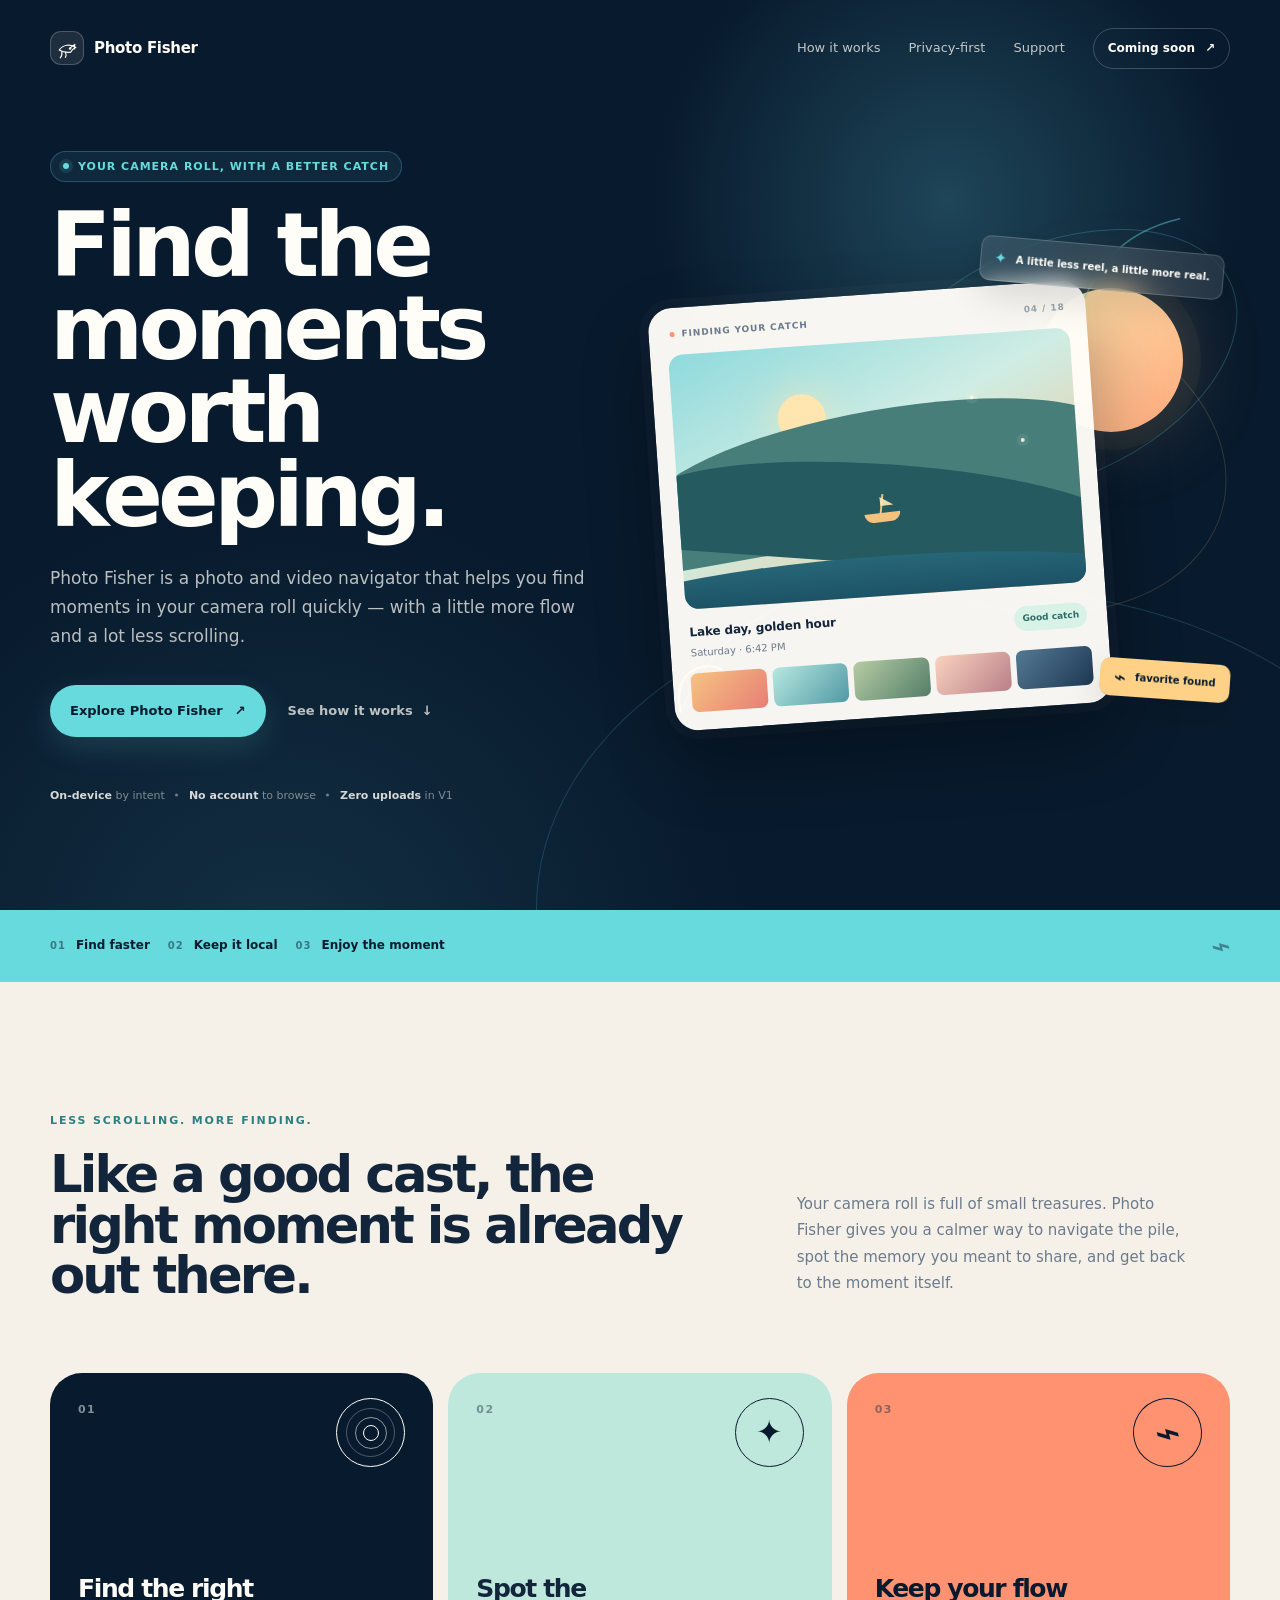
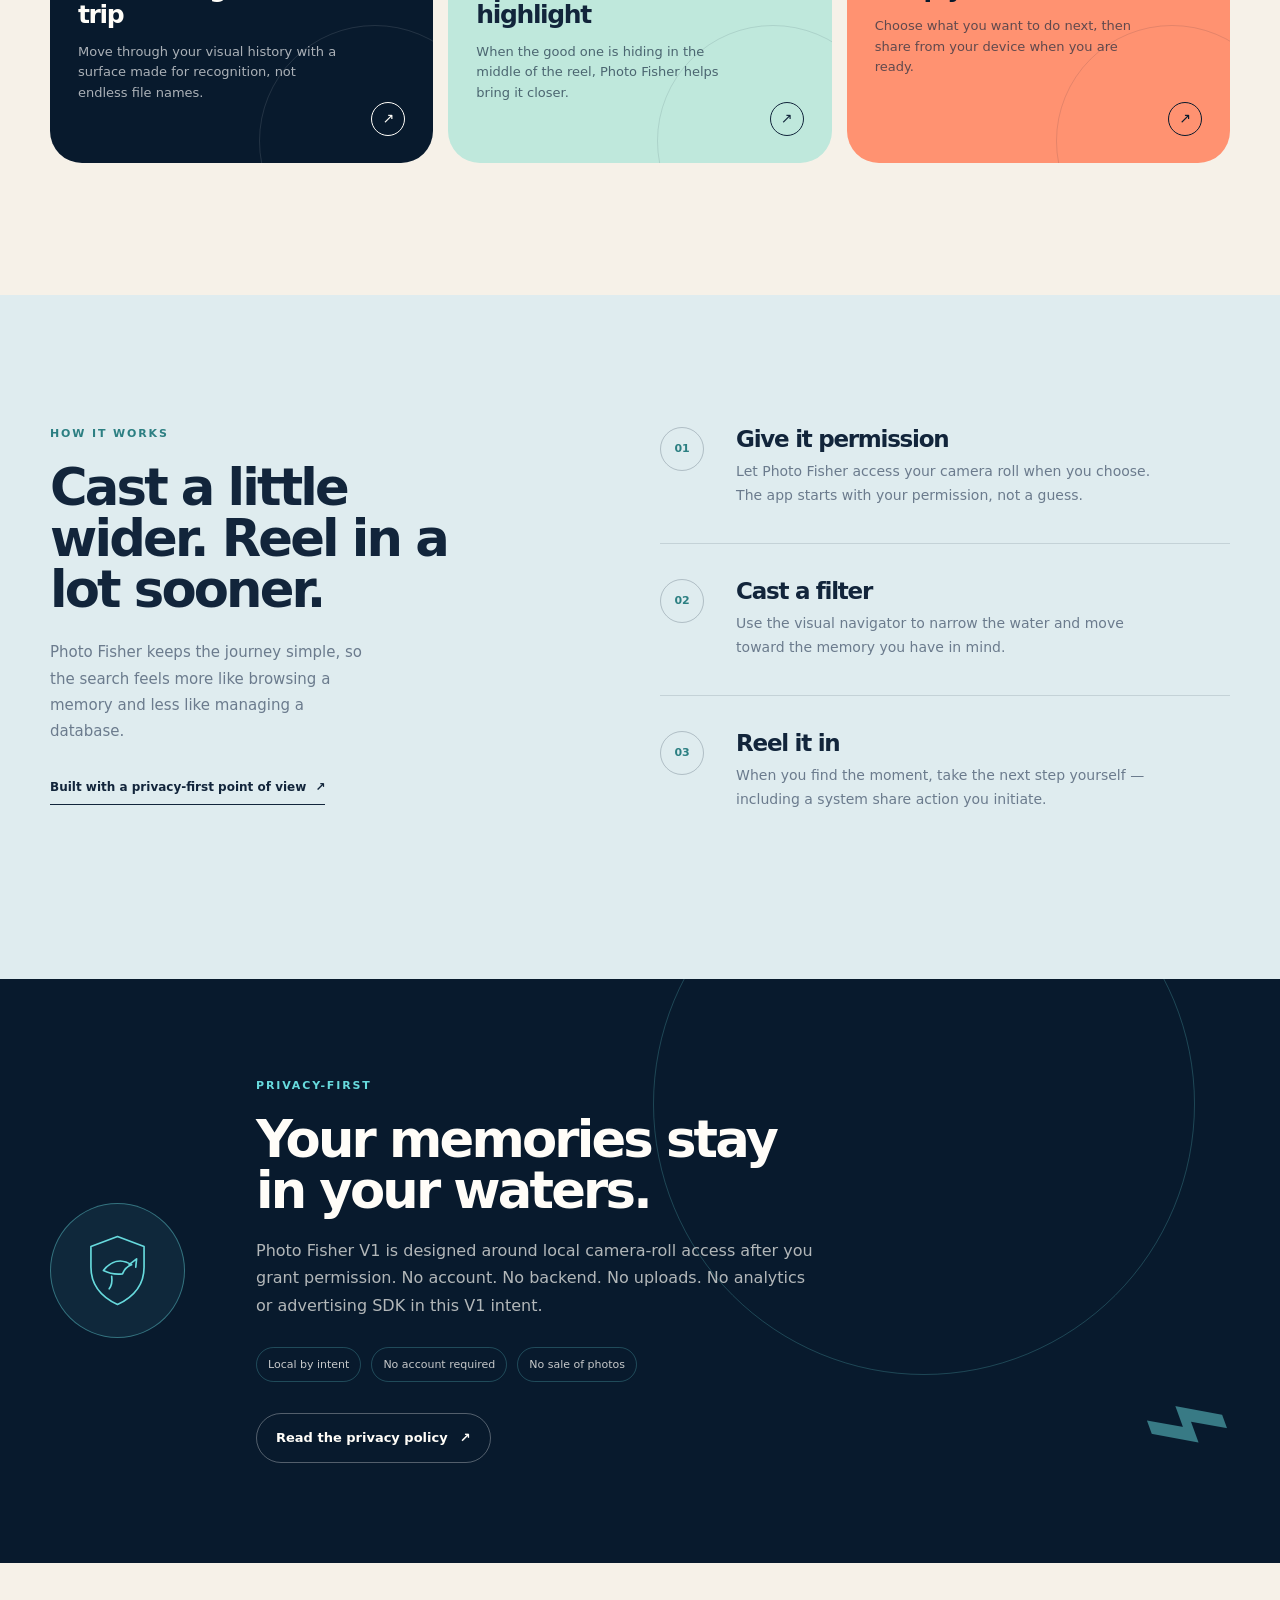
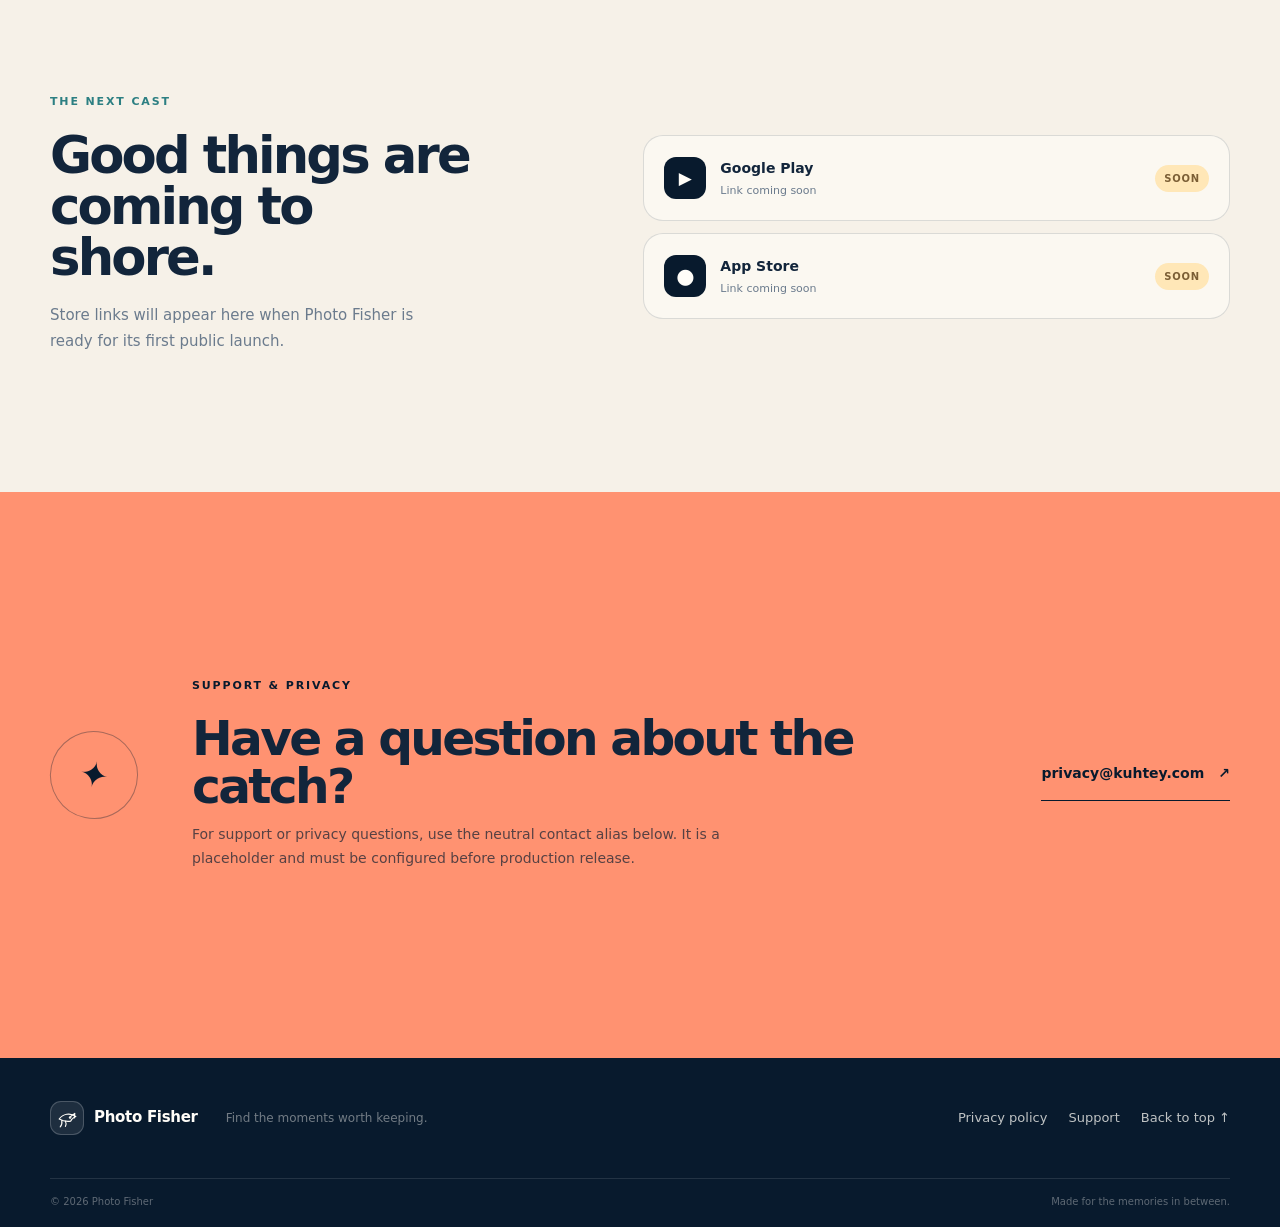
<file: index.html>
<!doctype html>
<html lang="en">
  <head>
    <meta charset="utf-8" />
    <meta name="viewport" content="width=device-width, initial-scale=1" />
    <meta
      name="description"
      content="Photo Fisher is a photo and video navigator that helps you find moments in your camera roll quickly."
    />
    <meta name="theme-color" content="#081a2d" />
    <title>Photo Fisher — Find the moments worth keeping</title>
    <link rel="icon" href="favicon.svg" type="image/svg+xml" />
    <link rel="stylesheet" href="styles.css" />
  </head>
  <body>
    <header class="hero-shell" id="top">
      <nav class="site-nav container" aria-label="Main navigation">
        <a class="brand" href="#top" aria-label="Photo Fisher home">
          <span class="brand-mark" aria-hidden="true">
            <svg viewBox="0 0 48 48" role="img">
              <path d="M8 27c7-10 21-13 32-5-5 2-8 5-10 9-8 1-15 0-22-4Z" />
              <path d="m30 22 8-6-1 9" />
              <circle cx="29" cy="24" r="1.5" />
              <path d="M13 30c1 6 0 9-3 12M20 31c2 4 2 7 0 10" />
            </svg>
          </span>
          <span>Photo Fisher</span>
        </a>
        <div class="nav-links">
          <a href="#how-it-works">How it works</a>
          <a href="#privacy-first">Privacy-first</a>
          <a href="#support">Support</a>
        </div>
        <a class="nav-cta" href="#download">Coming soon <span aria-hidden="true">↗</span></a>
      </nav>

      <main>
        <section class="hero container" aria-labelledby="hero-title">
          <div class="hero-copy">
            <p class="eyebrow"><span class="eyebrow-dot" aria-hidden="true"></span> Your camera roll, with a better catch</p>
            <h1 id="hero-title">Find the moments worth keeping.</h1>
            <p class="hero-lede">
              Photo Fisher is a photo and video navigator that helps you find moments in your camera roll quickly — with a little more flow and a lot less scrolling.
            </p>
            <div class="hero-actions">
              <a class="button button--bright" href="#download">Explore Photo Fisher <span aria-hidden="true">↗</span></a>
              <a class="quiet-link" href="#how-it-works">See how it works <span aria-hidden="true">↓</span></a>
            </div>
            <div class="hero-proof" aria-label="Product principles">
              <span><strong>On-device</strong> by intent</span>
              <span><strong>No account</strong> to browse</span>
              <span><strong>Zero uploads</strong> in V1</span>
            </div>
          </div>

          <div class="hero-art" aria-label="Illustration of Photo Fisher finding a favorite moment" role="img">
            <div class="sun-orb"></div>
            <div class="orbit orbit--one"></div>
            <div class="orbit orbit--two"></div>
            <div class="finder-card">
              <div class="finder-card__topline">
                <span class="finder-label"><span class="pulse-dot"></span> Finding your catch</span>
                <span class="finder-count">04 / 18</span>
              </div>
              <div class="finder-image finder-image--main">
                <div class="image-spark image-spark--one"></div>
                <div class="image-spark image-spark--two"></div>
                <div class="landscape-sun"></div>
                <div class="landscape-hill landscape-hill--back"></div>
                <div class="landscape-hill landscape-hill--front"></div>
                <div class="landscape-water"></div>
                <div class="tiny-boat"></div>
              </div>
              <div class="finder-card__caption">
                <div>
                  <strong>Lake day, golden hour</strong>
                  <span>Saturday · 6:42 PM</span>
                </div>
                <span class="match-pill">Good catch</span>
              </div>
              <div class="finder-strip" aria-hidden="true">
                <div class="strip-thumb strip-thumb--warm"></div>
                <div class="strip-thumb strip-thumb--cool"></div>
                <div class="strip-thumb strip-thumb--green"></div>
                <div class="strip-thumb strip-thumb--rose"></div>
                <div class="strip-thumb strip-thumb--night"></div>
              </div>
            </div>
            <div class="float-note float-note--top"><span class="float-note__icon">✦</span> A little less reel, a little more real.</div>
            <div class="float-note float-note--bottom"><span class="float-note__fish">⌁</span> favorite found</div>
            <svg class="fishing-line" viewBox="0 0 520 460" aria-hidden="true">
              <path d="M470 10C365 35 404 127 311 172c-91 44-75 110-139 147-44 25-93 33-127 111" />
              <path class="fishing-line__hook" d="M45 430c-5-19 2-34 17-38 14-4 26 5 25 18-1 13-11 20-23 17" />
            </svg>
          </div>
        </section>
      </main>
    </header>

    <div class="signal-bar" aria-label="Photo Fisher product principles">
      <div class="container signal-bar__inner">
        <span class="signal-item"><span class="signal-number">01</span> Find faster</span>
        <span class="signal-item"><span class="signal-number">02</span> Keep it local</span>
        <span class="signal-item"><span class="signal-number">03</span> Enjoy the moment</span>
        <span class="signal-wave" aria-hidden="true">⌁</span>
      </div>
    </div>

    <section class="section section--paper" id="product" aria-labelledby="product-title">
      <div class="container split-heading">
        <div>
          <p class="section-kicker">Less scrolling. More finding.</p>
          <h2 id="product-title">Like a good cast, the right moment is already out there.</h2>
        </div>
        <p class="section-intro">
          Your camera roll is full of small treasures. Photo Fisher gives you a calmer way to navigate the pile, spot the memory you meant to share, and get back to the moment itself.
        </p>
      </div>
      <div class="container feature-grid">
        <article class="feature-card feature-card--dark">
          <div class="feature-number">01</div>
          <div class="feature-icon feature-icon--radar" aria-hidden="true"><span></span><span></span><span></span></div>
          <h3>Find the right trip</h3>
          <p>Move through your visual history with a surface made for recognition, not endless file names.</p>
          <span class="feature-arrow" aria-hidden="true">↗</span>
        </article>
        <article class="feature-card feature-card--mint">
          <div class="feature-number">02</div>
          <div class="feature-icon feature-icon--spark" aria-hidden="true">✦</div>
          <h3>Spot the highlight</h3>
          <p>When the good one is hiding in the middle of the reel, Photo Fisher helps bring it closer.</p>
          <span class="feature-arrow" aria-hidden="true">↗</span>
        </article>
        <article class="feature-card feature-card--coral">
          <div class="feature-number">03</div>
          <div class="feature-icon feature-icon--hook" aria-hidden="true">⌁</div>
          <h3>Keep your flow</h3>
          <p>Choose what you want to do next, then share from your device when you are ready.</p>
          <span class="feature-arrow" aria-hidden="true">↗</span>
        </article>
      </div>
    </section>

    <section class="section section--mist" id="how-it-works" aria-labelledby="how-title">
      <div class="container how-layout">
        <div class="how-intro">
          <p class="section-kicker">How it works</p>
          <h2 id="how-title">Cast a little wider. Reel in a lot sooner.</h2>
          <p>Photo Fisher keeps the journey simple, so the search feels more like browsing a memory and less like managing a database.</p>
          <a class="underlined-link" href="#privacy-first">Built with a privacy-first point of view <span aria-hidden="true">↗</span></a>
        </div>
        <ol class="steps-list">
          <li class="step-item">
            <span class="step-number">01</span>
            <div>
              <h3>Give it permission</h3>
              <p>Let Photo Fisher access your camera roll when you choose. The app starts with your permission, not a guess.</p>
            </div>
          </li>
          <li class="step-item">
            <span class="step-number">02</span>
            <div>
              <h3>Cast a filter</h3>
              <p>Use the visual navigator to narrow the water and move toward the memory you have in mind.</p>
            </div>
          </li>
          <li class="step-item">
            <span class="step-number">03</span>
            <div>
              <h3>Reel it in</h3>
              <p>When you find the moment, take the next step yourself — including a system share action you initiate.</p>
            </div>
          </li>
        </ol>
      </div>
    </section>

    <section class="privacy-panel" id="privacy-first" aria-labelledby="privacy-title">
      <div class="container privacy-panel__inner">
        <div class="privacy-badge" aria-hidden="true">
          <svg viewBox="0 0 100 100" role="img">
            <path d="M50 9 82 21v25c0 22-13 36-32 45C31 82 18 68 18 46V21L50 9Z" />
            <path d="M33 50c9-11 21-15 34-7-6 2-9 6-11 11-8 1-15 0-23-4Z" />
            <path d="m64 43 9-7-1 10M43 57c1 7 0 11-3 15" />
          </svg>
        </div>
        <div class="privacy-panel__copy">
          <p class="section-kicker section-kicker--light">Privacy-first</p>
          <h2 id="privacy-title">Your memories stay in your waters.</h2>
          <p>
            Photo Fisher V1 is designed around local camera-roll access after you grant permission. No account. No backend. No uploads. No analytics or advertising SDK in this V1 intent.
          </p>
          <div class="privacy-facts" aria-label="Privacy facts">
            <span>Local by intent</span>
            <span>No account required</span>
            <span>No sale of photos</span>
          </div>
          <a class="button button--outline-light" href="privacy.html">Read the privacy policy <span aria-hidden="true">↗</span></a>
        </div>
        <div class="privacy-panel__mark" aria-hidden="true">⌁</div>
      </div>
    </section>

    <section class="section section--paper" id="download" aria-labelledby="download-title">
      <div class="container download-layout">
        <div>
          <p class="section-kicker">The next cast</p>
          <h2 id="download-title">Good things are coming to shore.</h2>
          <p class="section-intro">Store links will appear here when Photo Fisher is ready for its first public launch.</p>
        </div>
        <div class="store-grid" aria-label="App store links">
          <div class="store-card" role="status">
            <span class="store-card__icon" aria-hidden="true">▶</span>
            <span class="store-card__copy"><strong>Google Play</strong><small>Link coming soon</small></span>
            <span class="store-card__status">Soon</span>
          </div>
          <div class="store-card" role="status">
            <span class="store-card__icon store-card__icon--apple" aria-hidden="true">●</span>
            <span class="store-card__copy"><strong>App Store</strong><small>Link coming soon</small></span>
            <span class="store-card__status">Soon</span>
          </div>
        </div>
      </div>
    </section>

    <section class="section section--coral" id="support" aria-labelledby="support-title">
      <div class="container support-card">
        <div class="support-card__stamp" aria-hidden="true">✦</div>
        <div>
          <p class="section-kicker section-kicker--dark">Support &amp; privacy</p>
          <h2 id="support-title">Have a question about the catch?</h2>
          <p>For support or privacy questions, use the neutral contact alias below. It is a placeholder and must be configured before production release.</p>
        </div>
        <a class="contact-link" href="mailto:privacy@kuhtey.com">privacy@kuhtey.com <span aria-hidden="true">↗</span></a>
      </div>
    </section>

    <footer class="site-footer">
      <div class="container site-footer__inner">
        <a class="brand brand--footer" href="#top" aria-label="Photo Fisher home">
          <span class="brand-mark" aria-hidden="true">
            <svg viewBox="0 0 48 48" role="img">
              <path d="M8 27c7-10 21-13 32-5-5 2-8 5-10 9-8 1-15 0-22-4Z" />
              <path d="m30 22 8-6-1 9" />
              <circle cx="29" cy="24" r="1.5" />
              <path d="M13 30c1 6 0 9-3 12M20 31c2 4 2 7 0 10" />
            </svg>
          </span>
          <span>Photo Fisher</span>
        </a>
        <p>Find the moments worth keeping.</p>
        <div class="footer-links">
          <a href="privacy.html">Privacy policy</a>
          <a href="#support">Support</a>
          <a href="#top">Back to top ↑</a>
        </div>
      </div>
      <div class="container footer-legal">
        <span>© 2026 Photo Fisher</span>
        <span>Made for the memories in between.</span>
      </div>
    </footer>
  </body>
</html>
</file>
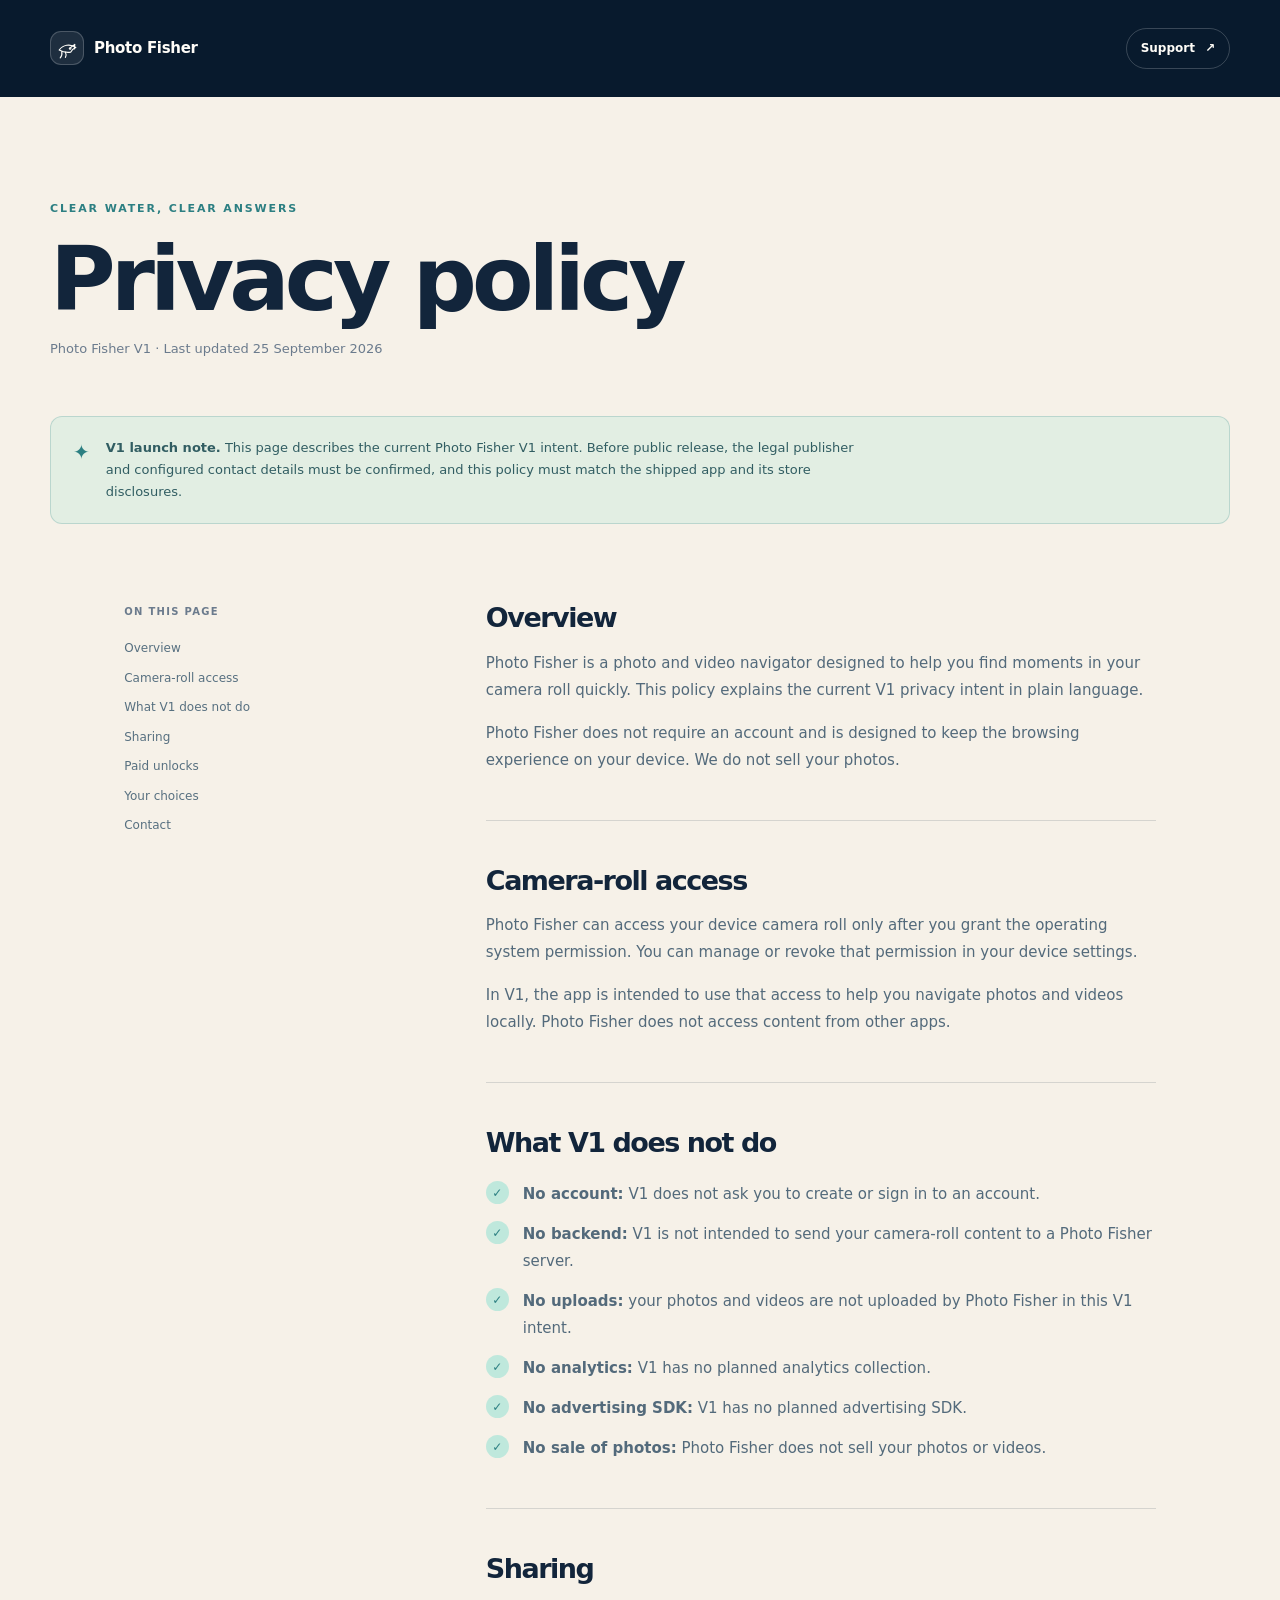
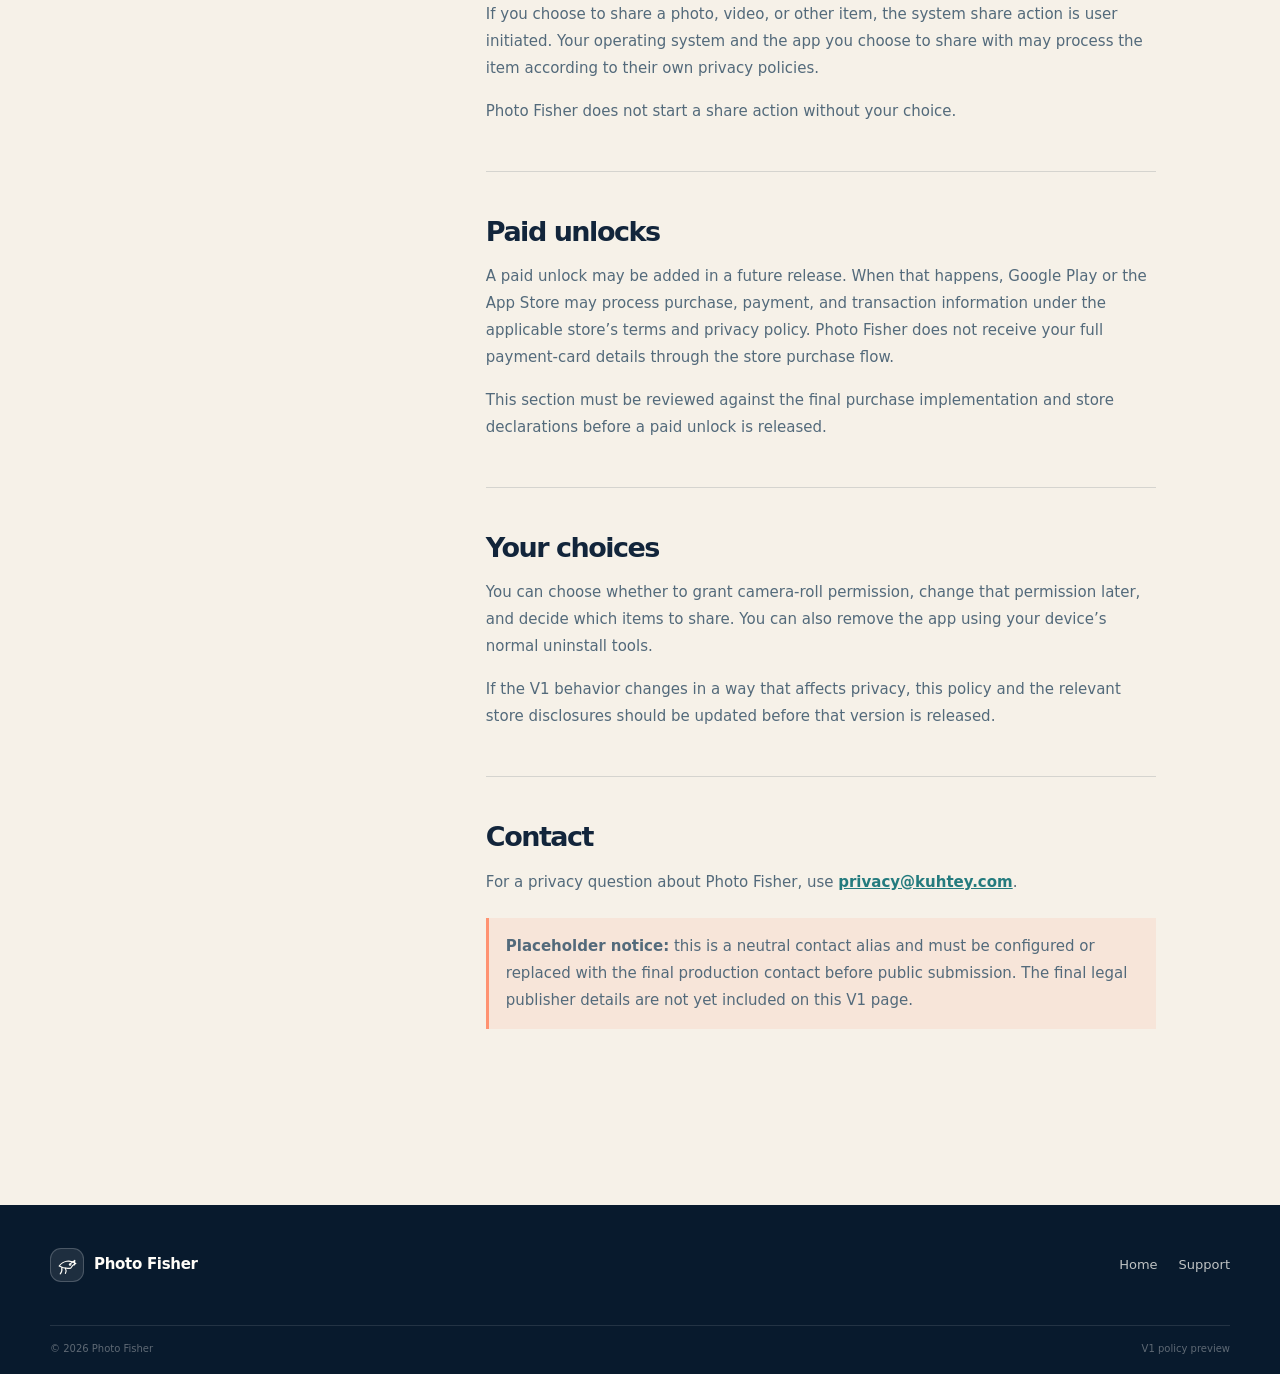
<file: privacy.html>
<!doctype html>
<html lang="en">
  <head>
    <meta charset="utf-8" />
    <meta name="viewport" content="width=device-width, initial-scale=1" />
    <meta name="description" content="Photo Fisher V1 privacy policy and current data practices." />
    <meta name="theme-color" content="#081a2d" />
    <title>Privacy policy — Photo Fisher</title>
    <link rel="icon" href="favicon.svg" type="image/svg+xml" />
    <link rel="stylesheet" href="styles.css" />
  </head>
  <body class="policy-page">
    <header class="policy-header">
      <nav class="site-nav container" aria-label="Main navigation">
        <a class="brand" href="index.html" aria-label="Photo Fisher home">
          <span class="brand-mark" aria-hidden="true">
            <svg viewBox="0 0 48 48" role="img">
              <path d="M8 27c7-10 21-13 32-5-5 2-8 5-10 9-8 1-15 0-22-4Z" />
              <path d="m30 22 8-6-1 9" />
              <circle cx="29" cy="24" r="1.5" />
              <path d="M13 30c1 6 0 9-3 12M20 31c2 4 2 7 0 10" />
            </svg>
          </span>
          <span>Photo Fisher</span>
        </a>
        <a class="nav-cta" href="index.html#support">Support <span aria-hidden="true">↗</span></a>
      </nav>
    </header>

    <main class="policy-main container">
      <div class="policy-heading">
        <p class="section-kicker">Clear water, clear answers</p>
        <h1>Privacy policy</h1>
        <p class="policy-meta">Photo Fisher V1 · Last updated 25 September 2026</p>
      </div>

      <div class="policy-notice">
        <span class="policy-notice__mark" aria-hidden="true">✦</span>
        <p><strong>V1 launch note.</strong> This page describes the current Photo Fisher V1 intent. Before public release, the legal publisher and configured contact details must be confirmed, and this policy must match the shipped app and its store disclosures.</p>
      </div>

      <div class="policy-layout">
        <aside class="policy-sidebar" aria-label="On this page">
          <p>On this page</p>
          <a href="#overview">Overview</a>
          <a href="#access">Camera-roll access</a>
          <a href="#not-collected">What V1 does not do</a>
          <a href="#sharing">Sharing</a>
          <a href="#purchases">Paid unlocks</a>
          <a href="#choices">Your choices</a>
          <a href="#contact">Contact</a>
        </aside>

        <article class="policy-content">
          <section id="overview">
            <h2>Overview</h2>
            <p>Photo Fisher is a photo and video navigator designed to help you find moments in your camera roll quickly. This policy explains the current V1 privacy intent in plain language.</p>
            <p>Photo Fisher does not require an account and is designed to keep the browsing experience on your device. We do not sell your photos.</p>
          </section>

          <section id="access">
            <h2>Camera-roll access</h2>
            <p>Photo Fisher can access your device camera roll only after you grant the operating system permission. You can manage or revoke that permission in your device settings.</p>
            <p>In V1, the app is intended to use that access to help you navigate photos and videos locally. Photo Fisher does not access content from other apps.</p>
          </section>

          <section id="not-collected">
            <h2>What V1 does not do</h2>
            <div class="policy-list">
              <div><span class="policy-check" aria-hidden="true">✓</span><p><strong>No account:</strong> V1 does not ask you to create or sign in to an account.</p></div>
              <div><span class="policy-check" aria-hidden="true">✓</span><p><strong>No backend:</strong> V1 is not intended to send your camera-roll content to a Photo Fisher server.</p></div>
              <div><span class="policy-check" aria-hidden="true">✓</span><p><strong>No uploads:</strong> your photos and videos are not uploaded by Photo Fisher in this V1 intent.</p></div>
              <div><span class="policy-check" aria-hidden="true">✓</span><p><strong>No analytics:</strong> V1 has no planned analytics collection.</p></div>
              <div><span class="policy-check" aria-hidden="true">✓</span><p><strong>No advertising SDK:</strong> V1 has no planned advertising SDK.</p></div>
              <div><span class="policy-check" aria-hidden="true">✓</span><p><strong>No sale of photos:</strong> Photo Fisher does not sell your photos or videos.</p></div>
            </div>
          </section>

          <section id="sharing">
            <h2>Sharing</h2>
            <p>If you choose to share a photo, video, or other item, the system share action is user initiated. Your operating system and the app you choose to share with may process the item according to their own privacy policies.</p>
            <p>Photo Fisher does not start a share action without your choice.</p>
          </section>

          <section id="purchases">
            <h2>Paid unlocks</h2>
            <p>A paid unlock may be added in a future release. When that happens, Google Play or the App Store may process purchase, payment, and transaction information under the applicable store’s terms and privacy policy. Photo Fisher does not receive your full payment-card details through the store purchase flow.</p>
            <p>This section must be reviewed against the final purchase implementation and store declarations before a paid unlock is released.</p>
          </section>

          <section id="choices">
            <h2>Your choices</h2>
            <p>You can choose whether to grant camera-roll permission, change that permission later, and decide which items to share. You can also remove the app using your device’s normal uninstall tools.</p>
            <p>If the V1 behavior changes in a way that affects privacy, this policy and the relevant store disclosures should be updated before that version is released.</p>
          </section>

          <section id="contact">
            <h2>Contact</h2>
            <p>For a privacy question about Photo Fisher, use <a href="mailto:privacy@kuhtey.com">privacy@kuhtey.com</a>.</p>
            <p class="placeholder-copy"><strong>Placeholder notice:</strong> this is a neutral contact alias and must be configured or replaced with the final production contact before public submission. The final legal publisher details are not yet included on this V1 page.</p>
          </section>
        </article>
      </div>
    </main>

    <footer class="site-footer site-footer--policy">
      <div class="container site-footer__inner">
        <a class="brand brand--footer" href="index.html" aria-label="Photo Fisher home">
          <span class="brand-mark" aria-hidden="true">
            <svg viewBox="0 0 48 48" role="img">
              <path d="M8 27c7-10 21-13 32-5-5 2-8 5-10 9-8 1-15 0-22-4Z" />
              <path d="m30 22 8-6-1 9" />
              <circle cx="29" cy="24" r="1.5" />
              <path d="M13 30c1 6 0 9-3 12M20 31c2 4 2 7 0 10" />
            </svg>
          </span>
          <span>Photo Fisher</span>
        </a>
        <div class="footer-links">
          <a href="index.html">Home</a>
          <a href="index.html#support">Support</a>
        </div>
      </div>
      <div class="container footer-legal">
        <span>© 2026 Photo Fisher</span>
        <span>V1 policy preview</span>
      </div>
    </footer>
  </body>
</html>
</file>
<file: styles.css>
:root {
  --night: #081a2d;
  --night-soft: #102941;
  --ink: #12253b;
  --muted: #6b7b8d;
  --paper: #f6f1e8;
  --paper-deep: #ebe5d9;
  --mist: #dfecef;
  --mint: #bfe8dc;
  --aqua: #67dadd;
  --aqua-soft: #c0f1ed;
  --coral: #ff9271;
  --sun: #ffd186;
  --white: #fffdf8;
  --line: rgba(18, 37, 59, 0.14);
  --shadow: 0 24px 60px rgba(8, 26, 45, 0.13);
  --radius-lg: 32px;
  --radius-md: 20px;
  --radius-sm: 12px;
  --max-width: 1180px;
  font-synthesis: none;
}

* {
  box-sizing: border-box;
}

html {
  scroll-behavior: smooth;
}

body {
  margin: 0;
  color: var(--ink);
  background: var(--paper);
  font-family: Inter, ui-sans-serif, system-ui, -apple-system, BlinkMacSystemFont, "Segoe UI", sans-serif;
  font-size: 16px;
  line-height: 1.55;
  -webkit-font-smoothing: antialiased;
}

a {
  color: inherit;
}

a:focus-visible,
button:focus-visible {
  outline: 3px solid var(--aqua);
  outline-offset: 4px;
}

.container {
  width: min(calc(100% - 48px), var(--max-width));
  margin-inline: auto;
}

.hero-shell {
  position: relative;
  overflow: hidden;
  color: var(--white);
  background:
    radial-gradient(circle at 74% 22%, rgba(58, 122, 141, 0.45), transparent 25%),
    radial-gradient(circle at 22% 106%, rgba(51, 111, 128, 0.26), transparent 34%),
    var(--night);
}

.hero-shell::after {
  position: absolute;
  right: -12%;
  bottom: -35%;
  width: 70%;
  height: 70%;
  border: 1px solid rgba(103, 218, 221, 0.18);
  border-radius: 50%;
  content: "";
  pointer-events: none;
}

.site-nav {
  position: relative;
  z-index: 3;
  display: flex;
  align-items: center;
  justify-content: space-between;
  gap: 28px;
  padding-top: 28px;
}

.brand {
  display: inline-flex;
  align-items: center;
  gap: 10px;
  color: var(--white);
  font-size: 15px;
  font-weight: 750;
  letter-spacing: -0.02em;
  text-decoration: none;
}

.brand-mark {
  display: grid;
  width: 34px;
  height: 34px;
  place-items: center;
  border: 1px solid rgba(255, 255, 255, 0.2);
  border-radius: 11px;
  background: rgba(255, 255, 255, 0.09);
}

.brand-mark svg {
  width: 25px;
  height: 25px;
  fill: none;
  stroke: currentColor;
  stroke-linecap: round;
  stroke-linejoin: round;
  stroke-width: 2.2;
}

.nav-links {
  display: flex;
  align-items: center;
  gap: 28px;
  margin-left: auto;
}

.nav-links a,
.footer-links a {
  color: rgba(255, 253, 248, 0.74);
  font-size: 13px;
  text-decoration: none;
  transition: color 160ms ease;
}

.nav-links a:hover,
.footer-links a:hover {
  color: var(--white);
}

.nav-cta {
  display: inline-flex;
  align-items: center;
  gap: 10px;
  padding: 10px 14px;
  border: 1px solid rgba(255, 255, 255, 0.2);
  border-radius: 99px;
  color: var(--white);
  font-size: 12px;
  font-weight: 700;
  text-decoration: none;
  transition: border-color 160ms ease, background 160ms ease;
}

.nav-cta:hover {
  border-color: rgba(255, 255, 255, 0.5);
  background: rgba(255, 255, 255, 0.1);
}

.hero {
  position: relative;
  z-index: 1;
  display: grid;
  grid-template-columns: minmax(0, 0.96fr) minmax(420px, 1.04fr);
  align-items: center;
  gap: 40px;
  min-height: 700px;
  padding-top: 82px;
  padding-bottom: 106px;
}

.hero-copy {
  position: relative;
  z-index: 2;
  max-width: 600px;
}

.eyebrow,
.section-kicker {
  margin: 0 0 22px;
  color: var(--aqua);
  font-size: 11px;
  font-weight: 800;
  letter-spacing: 0.17em;
  line-height: 1.2;
  text-transform: uppercase;
}

.eyebrow {
  display: inline-flex;
  align-items: center;
  gap: 9px;
  padding: 8px 12px;
  border: 1px solid rgba(103, 218, 221, 0.25);
  border-radius: 99px;
  background: rgba(103, 218, 221, 0.08);
  letter-spacing: 0.09em;
}

.eyebrow-dot,
.pulse-dot {
  display: inline-block;
  width: 6px;
  height: 6px;
  border-radius: 50%;
  background: var(--aqua);
  box-shadow: 0 0 0 4px rgba(103, 218, 221, 0.12);
}

h1,
h2,
h3,
p {
  margin-top: 0;
}

h1,
h2,
h3 {
  font-weight: 780;
  letter-spacing: -0.055em;
}

h1 {
  max-width: 680px;
  margin-bottom: 27px;
  font-size: clamp(3.7rem, 7vw, 6.9rem);
  line-height: 0.93;
}

.hero-lede {
  max-width: 560px;
  margin-bottom: 34px;
  color: rgba(255, 253, 248, 0.72);
  font-size: 17px;
  line-height: 1.7;
}

.hero-actions {
  display: flex;
  align-items: center;
  flex-wrap: wrap;
  gap: 22px;
}

.button {
  display: inline-flex;
  align-items: center;
  justify-content: center;
  gap: 12px;
  min-height: 52px;
  padding: 14px 19px;
  border: 1px solid transparent;
  border-radius: 99px;
  font-size: 13px;
  font-weight: 780;
  text-decoration: none;
  transition: transform 160ms ease, box-shadow 160ms ease, background 160ms ease;
}

.button:hover {
  transform: translateY(-2px);
}

.button--bright {
  color: var(--night);
  background: var(--aqua);
  box-shadow: 0 10px 30px rgba(103, 218, 221, 0.16);
}

.button--bright:hover {
  background: #8be6e7;
  box-shadow: 0 14px 35px rgba(103, 218, 221, 0.23);
}

.quiet-link,
.underlined-link {
  display: inline-flex;
  align-items: center;
  gap: 9px;
  color: var(--white);
  font-size: 13px;
  font-weight: 700;
  text-decoration: none;
}

.quiet-link {
  color: rgba(255, 253, 248, 0.72);
}

.quiet-link:hover,
.underlined-link:hover {
  color: var(--aqua);
}

.hero-proof {
  display: flex;
  flex-wrap: wrap;
  gap: 13px 24px;
  margin-top: 50px;
  color: rgba(255, 253, 248, 0.47);
  font-size: 11px;
}

.hero-proof span {
  position: relative;
}

.hero-proof span + span::before {
  position: absolute;
  top: 50%;
  left: -14px;
  width: 3px;
  height: 3px;
  border-radius: 50%;
  background: rgba(255, 253, 248, 0.42);
  content: "";
  transform: translateY(-50%);
}

.hero-proof strong {
  color: rgba(255, 253, 248, 0.83);
  font-weight: 700;
}

.hero-art {
  position: relative;
  min-height: 540px;
}

.sun-orb {
  position: absolute;
  top: 15%;
  right: 8%;
  width: 144px;
  height: 144px;
  border-radius: 50%;
  background: linear-gradient(145deg, #ffe5ab, #fda87c);
  box-shadow: 0 0 0 18px rgba(255, 209, 134, 0.04), 0 0 80px rgba(255, 183, 107, 0.25);
}

.orbit {
  position: absolute;
  border: 1px solid rgba(103, 218, 221, 0.24);
  border-radius: 50%;
  transform: rotate(-24deg);
}

.orbit--one {
  top: 7%;
  right: -3%;
  width: 390px;
  height: 235px;
}

.orbit--two {
  top: 17%;
  right: 0;
  width: 430px;
  height: 310px;
  border-color: rgba(255, 209, 134, 0.16);
  transform: rotate(15deg);
}

.finder-card {
  position: absolute;
  z-index: 2;
  top: 16%;
  left: 4%;
  width: min(100%, 438px);
  padding: 17px;
  border: 1px solid rgba(255, 255, 255, 0.2);
  border-radius: 24px;
  background: rgba(255, 253, 248, 0.97);
  box-shadow: 0 32px 70px rgba(0, 0, 0, 0.32), 0 0 0 9px rgba(255, 255, 255, 0.025);
  color: var(--ink);
  transform: rotate(-4deg);
}

.finder-card__topline,
.finder-card__caption {
  display: flex;
  align-items: center;
  justify-content: space-between;
  gap: 12px;
}

.finder-card__topline {
  margin: 2px 3px 13px;
  color: var(--muted);
  font-size: 9px;
  font-weight: 750;
  letter-spacing: 0.1em;
  text-transform: uppercase;
}

.finder-label {
  display: inline-flex;
  align-items: center;
  gap: 7px;
}

.pulse-dot {
  width: 5px;
  height: 5px;
  background: var(--coral);
  box-shadow: none;
}

.finder-count {
  color: #9aa5ae;
}

.finder-image {
  position: relative;
  overflow: hidden;
  border-radius: 14px;
}

.finder-image--main {
  height: 255px;
  background: linear-gradient(155deg, #8fdadd 0%, #cfede4 43%, #f4bd84 100%);
}

.landscape-sun {
  position: absolute;
  top: 19%;
  left: 26%;
  width: 48px;
  height: 48px;
  border-radius: 50%;
  background: #ffe6b1;
  box-shadow: 0 0 40px rgba(255, 230, 177, 0.7);
}

.landscape-hill {
  position: absolute;
  right: -10%;
  left: -8%;
  border-radius: 50% 50% 0 0;
  transform: rotate(-6deg);
}

.landscape-hill--back {
  bottom: 24%;
  height: 125px;
  background: #477e79;
}

.landscape-hill--front {
  right: -12%;
  bottom: 12%;
  height: 100px;
  background: #245a60;
  transform: rotate(8deg);
}

.landscape-water {
  position: absolute;
  right: -5%;
  bottom: -6%;
  left: -5%;
  height: 38%;
  background: linear-gradient(180deg, #317c86, #194b61);
  clip-path: ellipse(74% 57% at 50% 100%);
}

.tiny-boat {
  position: absolute;
  z-index: 2;
  bottom: 29%;
  left: 46%;
  width: 36px;
  height: 9px;
  border-radius: 0 0 20px 20px;
  background: #f4c17f;
  transform: rotate(-3deg);
}

.tiny-boat::before {
  position: absolute;
  bottom: 7px;
  left: 15px;
  width: 2px;
  height: 21px;
  background: #f4c17f;
  content: "";
  transform: rotate(12deg);
  transform-origin: bottom;
}

.tiny-boat::after {
  position: absolute;
  bottom: 16px;
  left: 17px;
  border-right: 13px solid transparent;
  border-bottom: 9px solid rgba(255, 234, 182, 0.9);
  content: "";
}

.image-spark {
  position: absolute;
  z-index: 3;
  width: 4px;
  height: 4px;
  border-radius: 50%;
  background: rgba(255, 250, 222, 0.88);
  box-shadow: 0 0 0 4px rgba(255, 250, 222, 0.08);
}

.image-spark--one {
  top: 24%;
  right: 25%;
}

.image-spark--two {
  top: 42%;
  right: 13%;
}

.finder-card__caption {
  padding: 14px 2px 13px;
}

.finder-card__caption strong,
.finder-card__caption span {
  display: block;
}

.finder-card__caption strong {
  margin-bottom: 3px;
  font-size: 12px;
  letter-spacing: -0.01em;
}

.finder-card__caption div > span {
  color: var(--muted);
  font-size: 10px;
}

.match-pill {
  padding: 6px 8px;
  border-radius: 99px;
  color: #2e6e68;
  background: #d9f2e7;
  font-size: 9px;
  font-weight: 750;
}

.finder-strip {
  display: grid;
  grid-template-columns: repeat(5, 1fr);
  gap: 6px;
}

.strip-thumb {
  height: 39px;
  border-radius: 7px;
}

.strip-thumb--warm { background: linear-gradient(135deg, #f6c381, #e87e75); }
.strip-thumb--cool { background: linear-gradient(135deg, #b6e8e0, #5199a5); }
.strip-thumb--green { background: linear-gradient(135deg, #b6cda4, #547d68); }
.strip-thumb--rose { background: linear-gradient(135deg, #f9d3be, #ba7f89); }
.strip-thumb--night { background: linear-gradient(135deg, #557993, #1d3853); }

.float-note {
  position: absolute;
  z-index: 3;
  display: inline-flex;
  align-items: center;
  gap: 9px;
  padding: 10px 13px;
  border: 1px solid rgba(255, 255, 255, 0.18);
  border-radius: 10px;
  color: var(--white);
  background: rgba(255, 255, 255, 0.1);
  box-shadow: 0 14px 35px rgba(0, 0, 0, 0.12);
  font-size: 10px;
  font-weight: 700;
  backdrop-filter: blur(12px);
}

.float-note--top {
  top: 7%;
  right: 1%;
  transform: rotate(5deg);
}

.float-note--bottom {
  right: 0;
  bottom: 9%;
  color: var(--night);
  background: var(--sun);
  border-color: transparent;
  transform: rotate(4deg);
}

.float-note__icon {
  color: var(--aqua);
  font-size: 15px;
}

.float-note__fish {
  font-size: 20px;
  line-height: 0.7;
}

.fishing-line {
  position: absolute;
  z-index: 1;
  top: 0;
  right: -4%;
  width: 108%;
  height: 100%;
  overflow: visible;
  fill: none;
  stroke: rgba(103, 218, 221, 0.45);
  stroke-linecap: round;
  stroke-width: 1.3;
}

.fishing-line__hook {
  stroke: var(--sun);
  stroke-width: 2;
}

.signal-bar {
  color: var(--night);
  background: var(--aqua);
}

.signal-bar__inner {
  display: flex;
  align-items: center;
  justify-content: space-between;
  gap: 18px;
  min-height: 72px;
}

.signal-item {
  display: inline-flex;
  align-items: center;
  gap: 10px;
  font-size: 12px;
  font-weight: 750;
}

.signal-number {
  color: rgba(8, 26, 45, 0.5);
  font-size: 10px;
  letter-spacing: 0.1em;
}

.signal-wave {
  margin-left: auto;
  color: rgba(8, 26, 45, 0.44);
  font-size: 32px;
  line-height: 0;
  transform: rotate(-15deg);
}

.section {
  padding: 132px 0;
}

.section--paper {
  background: var(--paper);
}

.section--mist {
  background: var(--mist);
}

.section--coral {
  background: var(--coral);
}

.split-heading {
  display: grid;
  grid-template-columns: minmax(0, 1fr) minmax(260px, 0.65fr);
  align-items: end;
  gap: 80px;
  margin-bottom: 72px;
}

.section-kicker {
  color: #2c7f82;
}

.section-kicker--light {
  color: var(--aqua);
}

.section-kicker--dark {
  color: var(--night);
}

h2 {
  max-width: 700px;
  margin-bottom: 0;
  font-size: clamp(2.5rem, 4vw, 4.55rem);
  line-height: 0.99;
}

.section-intro {
  max-width: 390px;
  margin-bottom: 5px;
  color: var(--muted);
  font-size: 15px;
  line-height: 1.75;
}

.feature-grid {
  display: grid;
  grid-template-columns: repeat(3, 1fr);
  gap: 15px;
}

.feature-card {
  position: relative;
  min-height: 390px;
  padding: 28px;
  overflow: hidden;
  border-radius: var(--radius-lg);
}

.feature-card--dark {
  color: var(--white);
  background: var(--night);
}

.feature-card--mint {
  color: var(--ink);
  background: var(--mint);
}

.feature-card--coral {
  color: var(--night);
  background: var(--coral);
}

.feature-card::after {
  position: absolute;
  right: -15%;
  bottom: -24%;
  width: 230px;
  height: 230px;
  border: 1px solid currentColor;
  border-radius: 50%;
  content: "";
  opacity: 0.11;
}

.feature-number {
  position: relative;
  z-index: 1;
  color: rgba(255, 255, 255, 0.5);
  font-size: 11px;
  font-weight: 800;
  letter-spacing: 0.13em;
}

.feature-card--mint .feature-number,
.feature-card--coral .feature-number {
  color: rgba(18, 37, 59, 0.45);
}

.feature-icon {
  position: absolute;
  top: 25px;
  right: 28px;
  display: grid;
  width: 69px;
  height: 69px;
  place-items: center;
  border: 1px solid currentColor;
  border-radius: 50%;
  font-size: 32px;
}

.feature-icon--radar span {
  position: absolute;
  display: block;
  border: 1px solid currentColor;
  border-radius: 50%;
}

.feature-icon--radar span:nth-child(1) { width: 16px; height: 16px; }
.feature-icon--radar span:nth-child(2) { width: 32px; height: 32px; opacity: 0.55; }
.feature-icon--radar span:nth-child(3) { width: 49px; height: 49px; opacity: 0.28; }

.feature-icon--spark {
  color: var(--night);
}

.feature-icon--hook {
  color: var(--night);
  font-size: 42px;
  transform: rotate(-14deg);
}

.feature-card h3 {
  position: relative;
  z-index: 1;
  max-width: 210px;
  margin-top: 158px;
  margin-bottom: 14px;
  font-size: 25px;
  line-height: 1.03;
}

.feature-card p {
  position: relative;
  z-index: 1;
  max-width: 270px;
  margin-bottom: 0;
  color: rgba(255, 255, 255, 0.66);
  font-size: 13px;
  line-height: 1.6;
}

.feature-card--mint p,
.feature-card--coral p {
  color: rgba(18, 37, 59, 0.67);
}

.feature-arrow {
  position: absolute;
  right: 28px;
  bottom: 27px;
  display: grid;
  width: 34px;
  height: 34px;
  place-items: center;
  border: 1px solid currentColor;
  border-radius: 50%;
  font-size: 14px;
}

.how-layout {
  display: grid;
  grid-template-columns: minmax(0, 0.76fr) minmax(0, 1fr);
  gap: 15%;
}

.how-intro h2 {
  margin-bottom: 25px;
}

.how-intro > p:not(.section-kicker) {
  max-width: 330px;
  margin-bottom: 30px;
  color: var(--muted);
  font-size: 15px;
  line-height: 1.75;
}

.underlined-link {
  padding-bottom: 7px;
  border-bottom: 1px solid currentColor;
  color: var(--ink);
  font-size: 12px;
}

.steps-list {
  margin: 0;
  padding: 0;
  list-style: none;
}

.step-item {
  display: grid;
  grid-template-columns: 56px minmax(0, 1fr);
  gap: 20px;
  padding: 0 0 35px;
}

.step-item + .step-item {
  padding-top: 35px;
  border-top: 1px solid rgba(18, 37, 59, 0.13);
}

.step-number {
  display: grid;
  width: 44px;
  height: 44px;
  place-items: center;
  border: 1px solid rgba(18, 37, 59, 0.23);
  border-radius: 50%;
  color: #2c7f82;
  font-size: 11px;
  font-weight: 800;
}

.step-item h3 {
  margin-bottom: 8px;
  font-size: 23px;
  line-height: 1.1;
}

.step-item p {
  max-width: 430px;
  margin-bottom: 0;
  color: var(--muted);
  font-size: 14px;
  line-height: 1.7;
}

.privacy-panel {
  overflow: hidden;
  color: var(--white);
  background: var(--night);
}

.privacy-panel__inner {
  position: relative;
  display: grid;
  grid-template-columns: 150px minmax(0, 600px) 1fr;
  align-items: center;
  gap: 56px;
  min-height: 555px;
  padding-top: 100px;
  padding-bottom: 100px;
}

.privacy-panel__inner::before {
  position: absolute;
  top: -25%;
  right: 3%;
  width: 540px;
  height: 540px;
  border: 1px solid rgba(103, 218, 221, 0.23);
  border-radius: 50%;
  content: "";
}

.privacy-badge {
  position: relative;
  z-index: 1;
  display: grid;
  width: 135px;
  height: 135px;
  place-items: center;
  border: 1px solid rgba(103, 218, 221, 0.42);
  border-radius: 50%;
  background: rgba(103, 218, 221, 0.08);
}

.privacy-badge svg {
  width: 83px;
  height: 83px;
  fill: none;
  stroke: var(--aqua);
  stroke-linecap: round;
  stroke-linejoin: round;
  stroke-width: 2;
}

.privacy-panel__copy {
  position: relative;
  z-index: 1;
}

.privacy-panel__copy h2 {
  max-width: 550px;
  margin-bottom: 22px;
}

.privacy-panel__copy > p:not(.section-kicker) {
  max-width: 570px;
  margin-bottom: 28px;
  color: rgba(255, 253, 248, 0.69);
  font-size: 16px;
  line-height: 1.7;
}

.privacy-facts {
  display: flex;
  flex-wrap: wrap;
  gap: 10px;
  margin-bottom: 31px;
}

.privacy-facts span {
  padding: 8px 11px;
  border: 1px solid rgba(103, 218, 221, 0.25);
  border-radius: 99px;
  color: rgba(255, 253, 248, 0.77);
  font-size: 11px;
}

.button--outline-light {
  min-height: 47px;
  border-color: rgba(255, 255, 255, 0.3);
  color: var(--white);
}

.button--outline-light:hover {
  border-color: var(--aqua);
  background: rgba(103, 218, 221, 0.1);
}

.privacy-panel__mark {
  position: relative;
  z-index: 1;
  align-self: end;
  justify-self: end;
  color: rgba(103, 218, 221, 0.5);
  font-size: 150px;
  line-height: 0.6;
  transform: rotate(-20deg);
}

.download-layout {
  display: grid;
  grid-template-columns: 0.75fr 1fr;
  align-items: center;
  gap: 13%;
}

.download-layout h2 {
  margin-bottom: 20px;
}

.store-grid {
  display: grid;
  gap: 12px;
}

.store-card {
  display: flex;
  align-items: center;
  gap: 14px;
  min-height: 86px;
  padding: 18px 20px;
  border: 1px solid var(--line);
  border-radius: var(--radius-md);
  background: rgba(255, 253, 248, 0.56);
}

.store-card__icon {
  display: grid;
  width: 42px;
  height: 42px;
  place-items: center;
  border-radius: 12px;
  color: var(--white);
  background: var(--night);
  font-size: 17px;
}

.store-card__icon--apple {
  font-size: 21px;
}

.store-card__copy {
  display: grid;
  gap: 2px;
}

.store-card__copy strong {
  font-size: 14px;
}

.store-card__copy small {
  color: var(--muted);
  font-size: 11px;
}

.store-card__status {
  margin-left: auto;
  padding: 6px 9px;
  border-radius: 99px;
  color: #7b5e35;
  background: #ffe7b7;
  font-size: 10px;
  font-weight: 800;
  letter-spacing: 0.08em;
  text-transform: uppercase;
}

.support-card {
  display: grid;
  grid-template-columns: 98px minmax(0, 1fr) auto;
  align-items: center;
  gap: 44px;
  padding: 55px 0;
}

.support-card__stamp {
  display: grid;
  width: 88px;
  height: 88px;
  place-items: center;
  border: 1px solid rgba(8, 26, 45, 0.35);
  border-radius: 50%;
  color: var(--night);
  font-size: 35px;
  transform: rotate(12deg);
}

.support-card h2 {
  margin-bottom: 13px;
  font-size: clamp(2.2rem, 3.8vw, 4rem);
}

.support-card p:not(.section-kicker) {
  max-width: 560px;
  margin-bottom: 0;
  color: rgba(8, 26, 45, 0.68);
  font-size: 14px;
  line-height: 1.7;
}

.contact-link {
  display: inline-flex;
  align-items: center;
  gap: 14px;
  padding: 15px 0;
  border-bottom: 1px solid var(--night);
  color: var(--night);
  font-size: 14px;
  font-weight: 800;
  text-decoration: none;
  white-space: nowrap;
}

.contact-link:hover {
  color: var(--white);
  border-color: var(--white);
}

.site-footer {
  color: rgba(255, 253, 248, 0.68);
  background: var(--night);
}

.site-footer__inner {
  display: flex;
  align-items: center;
  gap: 28px;
  padding-top: 43px;
  padding-bottom: 43px;
}

.site-footer__inner > p {
  margin: 0;
  color: rgba(255, 253, 248, 0.43);
  font-size: 12px;
}

.brand--footer {
  flex-shrink: 0;
}

.footer-links {
  display: flex;
  align-items: center;
  gap: 21px;
  margin-left: auto;
}

.footer-legal {
  display: flex;
  justify-content: space-between;
  padding-top: 15px;
  padding-bottom: 18px;
  border-top: 1px solid rgba(255, 255, 255, 0.11);
  color: rgba(255, 253, 248, 0.35);
  font-size: 10px;
}

/* Privacy policy */
.policy-header {
  color: var(--white);
  background: var(--night);
}

.policy-header .site-nav {
  padding-bottom: 28px;
}

.policy-main {
  padding-top: 105px;
  padding-bottom: 130px;
}

.policy-heading {
  max-width: 750px;
  padding-bottom: 57px;
}

.policy-heading h1 {
  margin-bottom: 18px;
  font-size: clamp(3.3rem, 7vw, 6rem);
  line-height: 0.94;
}

.policy-meta {
  margin-bottom: 0;
  color: var(--muted);
  font-size: 13px;
}

.policy-notice {
  display: flex;
  align-items: flex-start;
  gap: 16px;
  margin-bottom: 80px;
  padding: 20px 22px;
  border: 1px solid rgba(44, 127, 130, 0.22);
  border-radius: var(--radius-sm);
  background: rgba(191, 232, 220, 0.36);
}

.policy-notice__mark {
  color: #2c7f82;
  font-size: 20px;
}

.policy-notice p {
  max-width: 770px;
  margin: 0;
  color: #315d62;
  font-size: 13px;
  line-height: 1.7;
}

.policy-layout {
  display: grid;
  grid-template-columns: 220px minmax(0, 670px);
  gap: 12%;
  justify-content: center;
}

.policy-sidebar {
  align-self: start;
  position: sticky;
  top: 24px;
  display: grid;
  gap: 11px;
}

.policy-sidebar p {
  margin-bottom: 8px;
  color: var(--muted);
  font-size: 10px;
  font-weight: 800;
  letter-spacing: 0.13em;
  text-transform: uppercase;
}

.policy-sidebar a {
  color: #577080;
  font-size: 12px;
  text-decoration: none;
}

.policy-sidebar a:hover {
  color: #2c7f82;
}

.policy-content section {
  padding-bottom: 46px;
}

.policy-content section + section {
  padding-top: 46px;
  border-top: 1px solid var(--line);
}

.policy-content h2 {
  margin-bottom: 17px;
  font-size: 27px;
  line-height: 1.05;
}

.policy-content p {
  margin-bottom: 16px;
  color: #536a7b;
  font-size: 15px;
  line-height: 1.8;
}

.policy-content p:last-child {
  margin-bottom: 0;
}

.policy-content a {
  color: #247b7e;
  font-weight: 700;
}

.policy-list {
  display: grid;
  gap: 13px;
  margin-top: 24px;
}

.policy-list > div {
  display: grid;
  grid-template-columns: 25px minmax(0, 1fr);
  gap: 12px;
  align-items: start;
}

.policy-list p {
  margin: 0;
}

.policy-check {
  display: grid;
  width: 23px;
  height: 23px;
  place-items: center;
  border-radius: 50%;
  color: #2c7f82;
  background: var(--mint);
  font-size: 12px;
  font-weight: 800;
}

.placeholder-copy {
  margin-top: 22px;
  padding: 15px 17px;
  border-left: 3px solid var(--coral);
  background: rgba(255, 146, 113, 0.13);
}

.site-footer--policy {
  margin-top: 0;
}

/* 404 */
.not-found-page {
  display: grid;
  min-height: 100vh;
  place-items: center;
  padding: 24px;
  color: var(--white);
  background:
    radial-gradient(circle at 72% 28%, rgba(58, 122, 141, 0.42), transparent 26%),
    var(--night);
}

.not-found-card {
  width: min(100%, 530px);
  padding: 45px;
  border: 1px solid rgba(255, 255, 255, 0.16);
  border-radius: var(--radius-lg);
  background: rgba(255, 255, 255, 0.06);
  text-align: center;
}

.not-found-card .brand {
  justify-content: center;
  margin-bottom: 90px;
}

.eyebrow--dark {
  color: var(--aqua);
  background: rgba(103, 218, 221, 0.1);
}

.not-found-card h1 {
  margin-inline: auto;
  margin-bottom: 18px;
  font-size: clamp(3rem, 8vw, 5.4rem);
}

.not-found-card > p:not(.eyebrow) {
  max-width: 330px;
  margin: 0 auto 30px;
  color: rgba(255, 253, 248, 0.64);
}

.button--dark {
  color: var(--night);
  background: var(--aqua);
}

@media (max-width: 920px) {
  .hero {
    grid-template-columns: 1fr;
    padding-top: 72px;
  }

  .hero-copy {
    max-width: 700px;
  }

  .hero-art {
    width: min(100%, 570px);
    min-height: 500px;
    margin-inline: auto;
  }

  .split-heading,
  .download-layout {
    gap: 35px;
  }

  .privacy-panel__inner {
    grid-template-columns: 120px minmax(0, 1fr);
  }

  .privacy-panel__mark {
    display: none;
  }

  .support-card {
    grid-template-columns: 78px minmax(0, 1fr);
  }

  .contact-link {
    grid-column: 2;
    justify-self: start;
  }
}

@media (max-width: 700px) {
  .container {
    width: min(calc(100% - 36px), var(--max-width));
  }

  .site-nav {
    padding-top: 20px;
  }

  .nav-links {
    display: none;
  }

  .nav-cta {
    padding: 9px 11px;
  }

  .hero {
    min-height: 0;
    padding-top: 74px;
    padding-bottom: 70px;
  }

  h1 {
    font-size: clamp(3.5rem, 16vw, 5.2rem);
  }

  .hero-lede {
    font-size: 15px;
  }

  .hero-art {
    min-height: 420px;
    transform: scale(0.92);
    transform-origin: center top;
  }

  .finder-card {
    left: 0;
    width: min(100%, 400px);
  }

  .float-note--top {
    right: -5%;
  }

  .float-note--bottom {
    right: -2%;
  }

  .signal-bar__inner {
    display: grid;
    grid-template-columns: repeat(3, 1fr);
    gap: 8px;
    min-height: 86px;
  }

  .signal-item {
    display: grid;
    gap: 2px;
    font-size: 10px;
  }

  .signal-wave {
    display: none;
  }

  .section {
    padding: 82px 0;
  }

  .split-heading,
  .feature-grid,
  .how-layout,
  .download-layout,
  .policy-layout {
    grid-template-columns: 1fr;
  }

  .split-heading {
    gap: 28px;
    margin-bottom: 45px;
  }

  .feature-grid {
    gap: 12px;
  }

  .feature-card {
    min-height: 310px;
  }

  .feature-card h3 {
    margin-top: 105px;
  }

  .how-layout {
    gap: 60px;
  }

  .privacy-panel__inner {
    grid-template-columns: 1fr;
    gap: 35px;
    min-height: 0;
    padding-top: 78px;
    padding-bottom: 82px;
  }

  .privacy-badge {
    width: 100px;
    height: 100px;
  }

  .privacy-badge svg {
    width: 63px;
    height: 63px;
  }

  .support-card {
    grid-template-columns: 1fr;
    gap: 26px;
    padding: 15px 0;
  }

  .contact-link {
    grid-column: auto;
  }

  .site-footer__inner,
  .footer-legal {
    align-items: flex-start;
    flex-direction: column;
    gap: 18px;
  }

  .footer-links {
    margin-left: 0;
  }

  .footer-legal {
    gap: 5px;
  }

  .policy-main {
    padding-top: 75px;
    padding-bottom: 85px;
  }

  .policy-notice {
    margin-bottom: 52px;
  }

  .policy-sidebar {
    position: static;
    grid-template-columns: repeat(2, 1fr);
    gap: 10px 15px;
    padding-bottom: 35px;
    border-bottom: 1px solid var(--line);
  }

  .policy-sidebar p {
    grid-column: 1 / -1;
    margin-bottom: 3px;
  }

  .policy-content section + section {
    padding-top: 34px;
  }

  .not-found-card {
    padding: 30px 22px;
  }

  .not-found-card .brand {
    margin-bottom: 70px;
  }
}

@media (prefers-reduced-motion: reduce) {
  html {
    scroll-behavior: auto;
  }

  *,
  *::before,
  *::after {
    transition-duration: 0.01ms !important;
    animation-duration: 0.01ms !important;
    animation-iteration-count: 1 !important;
  }
}
</file>
